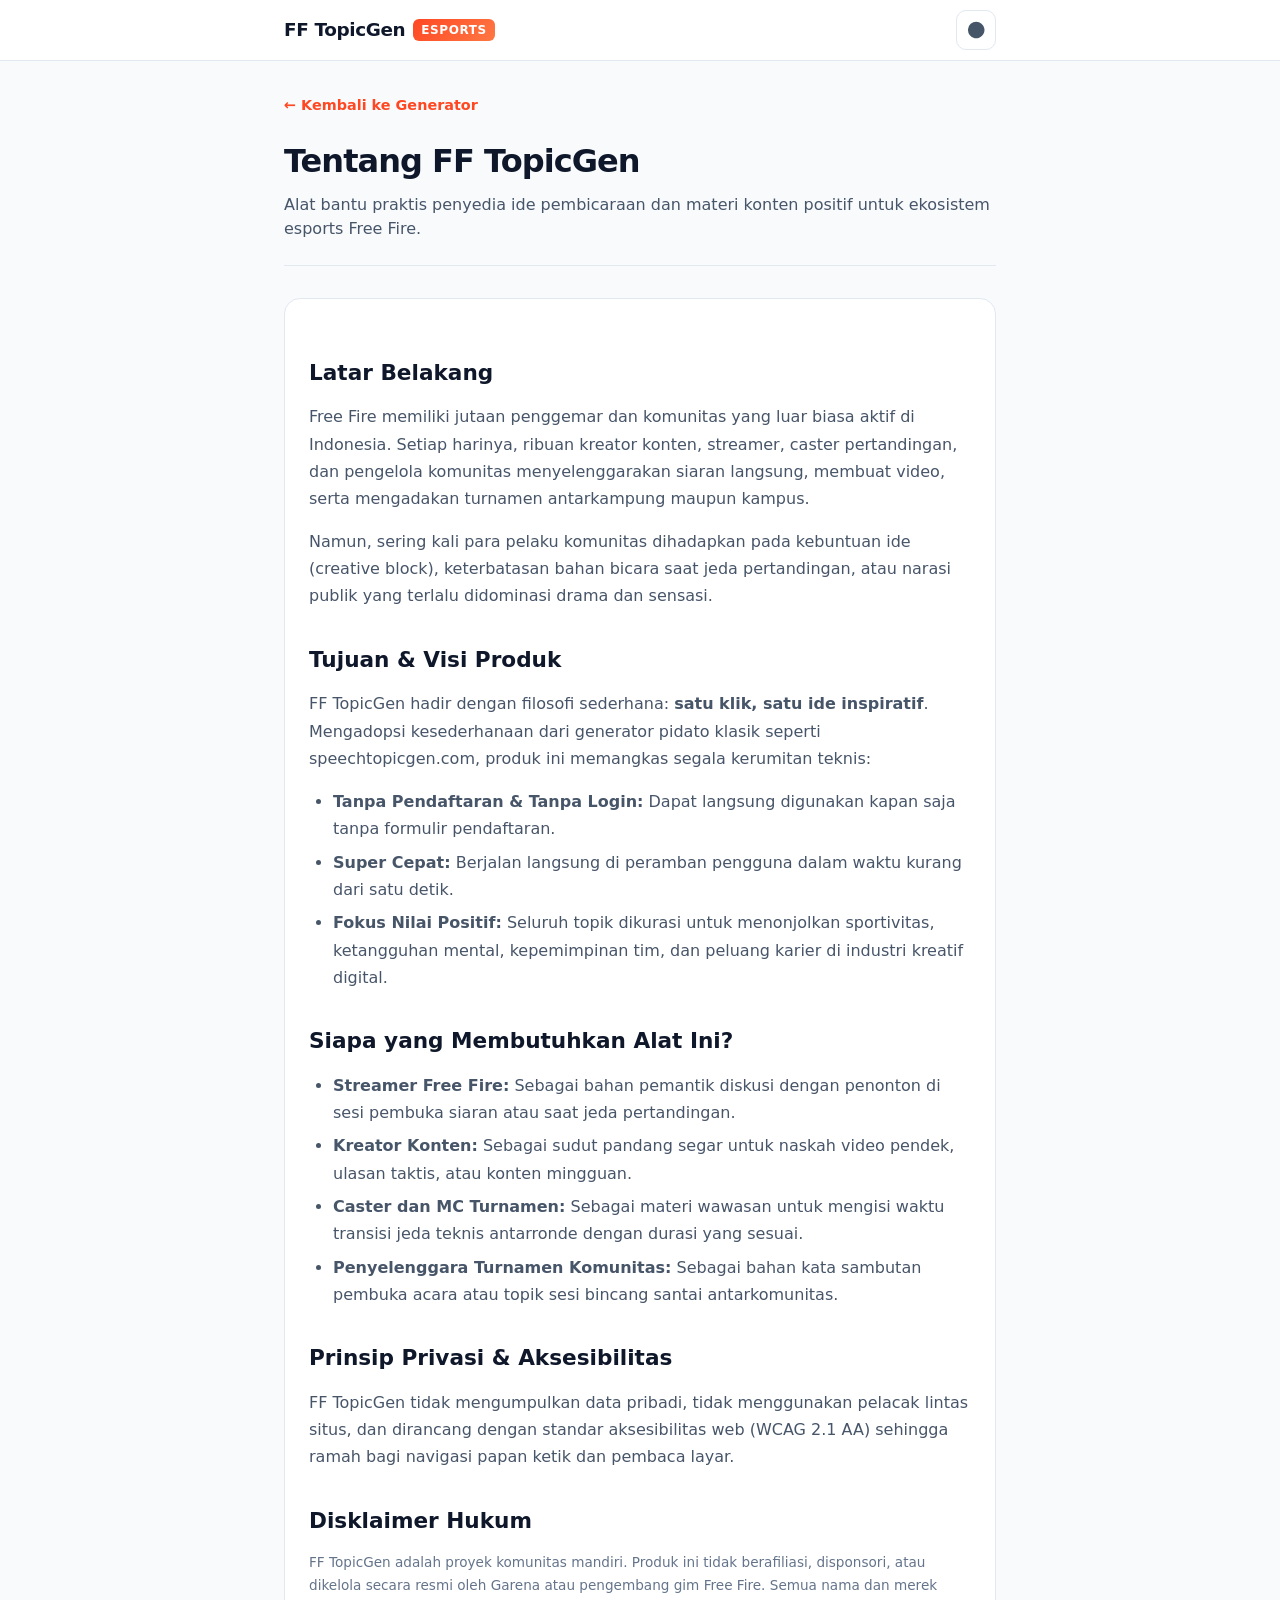
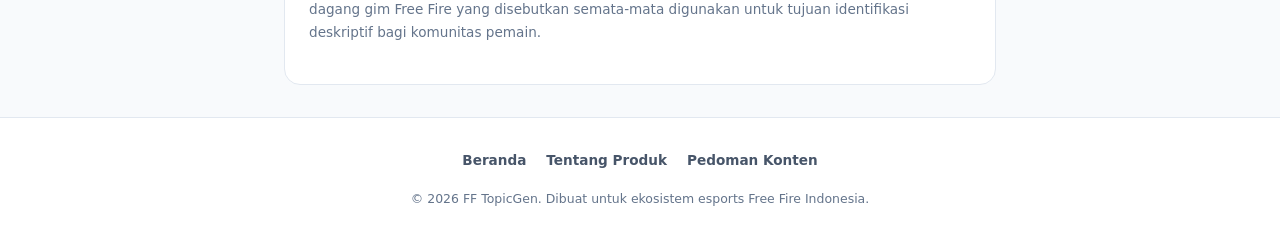
<file: about.html>
<!DOCTYPE html>
<html lang="id" data-theme="light">
<head>
  <meta charset="UTF-8">
  <meta name="viewport" content="width=device-width, initial-scale=1.0">
  <title>Tentang Produk — FF TopicGen</title>
  <meta name="description" content="Informasi mengenai FF TopicGen, visi memajukan narasi positif esports Free Fire, serta latar belakang pengembangan.">
  <meta name="robots" content="index, follow">

  <script>
    (function() {
      try {
        var stored = localStorage.getItem('fftopicgen_theme');
        if (stored) {
          document.documentElement.setAttribute('data-theme', stored);
        } else if (window.matchMedia('(prefers-color-scheme: dark)').matches) {
          document.documentElement.setAttribute('data-theme', 'dark');
        }
      } catch (e) {}
    })();
  </script>

  <link rel="stylesheet" href="assets/css/style.css">
</head>
<body>

  <!-- Accessible SVG Sprites -->
  <svg xmlns="http://www.w3.org/2000/svg" style="display: none;" aria-hidden="true">
    <symbol id="icon-sun" viewBox="0 0 24 24">
      <path d="M12 7c-2.76 0-5 2.24-5 5s2.24 5 5 5 5-2.24 5-5-2.24-5-5-5zM2 13h2c.55 0 1-.45 1-1s-.45-1-1-1H2c-.55 0-1 .45-1 1s.45 1 1 1zm18 0h2c.55 0 1-.45 1-1s-.45-1-1-1h-2c-.55 0-1 .45-1 1s.45 1 1 1zM11 2v2c0 .55.45 1 1 1s1-.45 1-1V2c0-.55-.45-1-1-1s-1 .45-1 1zm0 18v2c0 .55.45 1 1 1s1-.45 1-1v-2c0-.55-.45-1-1-1s-1 .45-1 1zM5.99 4.58a.996.996 0 00-1.41 0 .996.996 0 000 1.41l1.06 1.06c.39.39 1.03.39 1.41 0s.39-1.03 0-1.41L5.99 4.58zm12.37 12.37a.996.996 0 00-1.41 0 .996.996 0 000 1.41l1.06 1.06c.39.39 1.03.39 1.41 0s.39-1.03 0-1.41l-1.06-1.06zm1.06-10.96a.996.996 0 000-1.41.996.996 0 00-1.41 0l-1.06 1.06c-.39.39-.39 1.03 0 1.41s1.03.39 1.41 0l1.06-1.06zM7.05 18.36a.996.996 0 000-1.41.996.996 0 00-1.41 0l-1.06 1.06c-.39.39-.39 1.03 0 1.41s1.03.39 1.41 0l1.06-1.06z"/>
    </symbol>
    <symbol id="icon-moon" viewBox="0 0 24 24">
      <path d="M12.3 2a10 10 0 00-1.9 19.8 10 10 0 0011.6-11.6A10 10 0 0012.3 2z"/>
    </symbol>
  </svg>

  <!-- Header -->
  <header class="site-header">
    <div class="container header-inner">
      <a href="index.html" class="site-brand">
        <span>FF TopicGen</span>
        <span class="brand-badge">Esports</span>
      </a>

      <div class="header-actions">
        <button id="btn-theme-toggle" class="btn-icon" aria-label="Beralih ke mode gelap" title="Beralih ke mode gelap">
          <svg aria-hidden="true"><use href="#icon-moon"></use></svg>
        </button>
      </div>
    </div>
  </header>

  <!-- Main Article -->
  <main class="container" style="flex: 1;">
    <div class="page-header">
      <a href="index.html" class="back-link">&larr; Kembali ke Generator</a>
      <h1 class="page-title">Tentang FF TopicGen</h1>
      <p style="color: var(--text-secondary);">
        Alat bantu praktis penyedia ide pembicaraan dan materi konten positif untuk ekosistem esports Free Fire.
      </p>
    </div>

    <article class="article-card article-content">
      <h2>Latar Belakang</h2>
      <p>
        Free Fire memiliki jutaan penggemar dan komunitas yang luar biasa aktif di Indonesia. Setiap harinya, ribuan kreator konten, streamer, caster pertandingan, dan pengelola komunitas menyelenggarakan siaran langsung, membuat video, serta mengadakan turnamen antarkampung maupun kampus.
      </p>
      <p>
        Namun, sering kali para pelaku komunitas dihadapkan pada kebuntuan ide (creative block), keterbatasan bahan bicara saat jeda pertandingan, atau narasi publik yang terlalu didominasi drama dan sensasi.
      </p>

      <h2>Tujuan &amp; Visi Produk</h2>
      <p>
        FF TopicGen hadir dengan filosofi sederhana: <strong>satu klik, satu ide inspiratif</strong>. Mengadopsi kesederhanaan dari generator pidato klasik seperti speechtopicgen.com, produk ini memangkas segala kerumitan teknis:
      </p>
      <ul>
        <li><strong>Tanpa Pendaftaran &amp; Tanpa Login:</strong> Dapat langsung digunakan kapan saja tanpa formulir pendaftaran.</li>
        <li><strong>Super Cepat:</strong> Berjalan langsung di peramban pengguna dalam waktu kurang dari satu detik.</li>
        <li><strong>Fokus Nilai Positif:</strong> Seluruh topik dikurasi untuk menonjolkan sportivitas, ketangguhan mental, kepemimpinan tim, dan peluang karier di industri kreatif digital.</li>
      </ul>

      <h2>Siapa yang Membutuhkan Alat Ini?</h2>
      <ul>
        <li><strong>Streamer Free Fire:</strong> Sebagai bahan pemantik diskusi dengan penonton di sesi pembuka siaran atau saat jeda pertandingan.</li>
        <li><strong>Kreator Konten:</strong> Sebagai sudut pandang segar untuk naskah video pendek, ulasan taktis, atau konten mingguan.</li>
        <li><strong>Caster dan MC Turnamen:</strong> Sebagai materi wawasan untuk mengisi waktu transisi jeda teknis antarronde dengan durasi yang sesuai.</li>
        <li><strong>Penyelenggara Turnamen Komunitas:</strong> Sebagai bahan kata sambutan pembuka acara atau topik sesi bincang santai antarkomunitas.</li>
      </ul>

      <h2>Prinsip Privasi &amp; Aksesibilitas</h2>
      <p>
        FF TopicGen tidak mengumpulkan data pribadi, tidak menggunakan pelacak lintas situs, dan dirancang dengan standar aksesibilitas web (WCAG 2.1 AA) sehingga ramah bagi navigasi papan ketik dan pembaca layar.
      </p>

      <h2>Disklaimer Hukum</h2>
      <p style="font-size: 0.85rem; color: var(--text-muted);">
        FF TopicGen adalah proyek komunitas mandiri. Produk ini tidak berafiliasi, disponsori, atau dikelola secara resmi oleh Garena atau pengembang gim Free Fire. Semua nama dan merek dagang gim Free Fire yang disebutkan semata-mata digunakan untuk tujuan identifikasi deskriptif bagi komunitas pemain.
      </p>
    </article>
  </main>

  <!-- Footer -->
  <footer class="site-footer">
    <div class="container">
      <nav class="footer-nav">
        <a href="index.html">Beranda</a>
        <a href="about.html">Tentang Produk</a>
        <a href="guidelines.html">Pedoman Konten</a>
      </nav>
      <p class="footer-copy">
        &copy; 2026 FF TopicGen. Dibuat untuk ekosistem esports Free Fire Indonesia.
      </p>
    </div>
  </footer>

  <script>
    const elThemeToggle = document.getElementById('btn-theme-toggle');
    if (elThemeToggle) {
      function syncThemeBtn() {
        const isDark = document.documentElement.getAttribute('data-theme') === 'dark';
        elThemeToggle.setAttribute('aria-label', isDark ? 'Beralih ke mode terang' : 'Beralih ke mode gelap');
        const icon = elThemeToggle.querySelector('use');
        if (icon) icon.setAttribute('href', isDark ? '#icon-sun' : '#icon-moon');
      }
      syncThemeBtn();
      elThemeToggle.addEventListener('click', function() {
        const cur = document.documentElement.getAttribute('data-theme') || 'light';
        const target = cur === 'dark' ? 'light' : 'dark';
        document.documentElement.setAttribute('data-theme', target);
        localStorage.setItem('fftopicgen_theme', target);
        syncThemeBtn();
      });
    }
  </script>
</body>
</html>
</file>
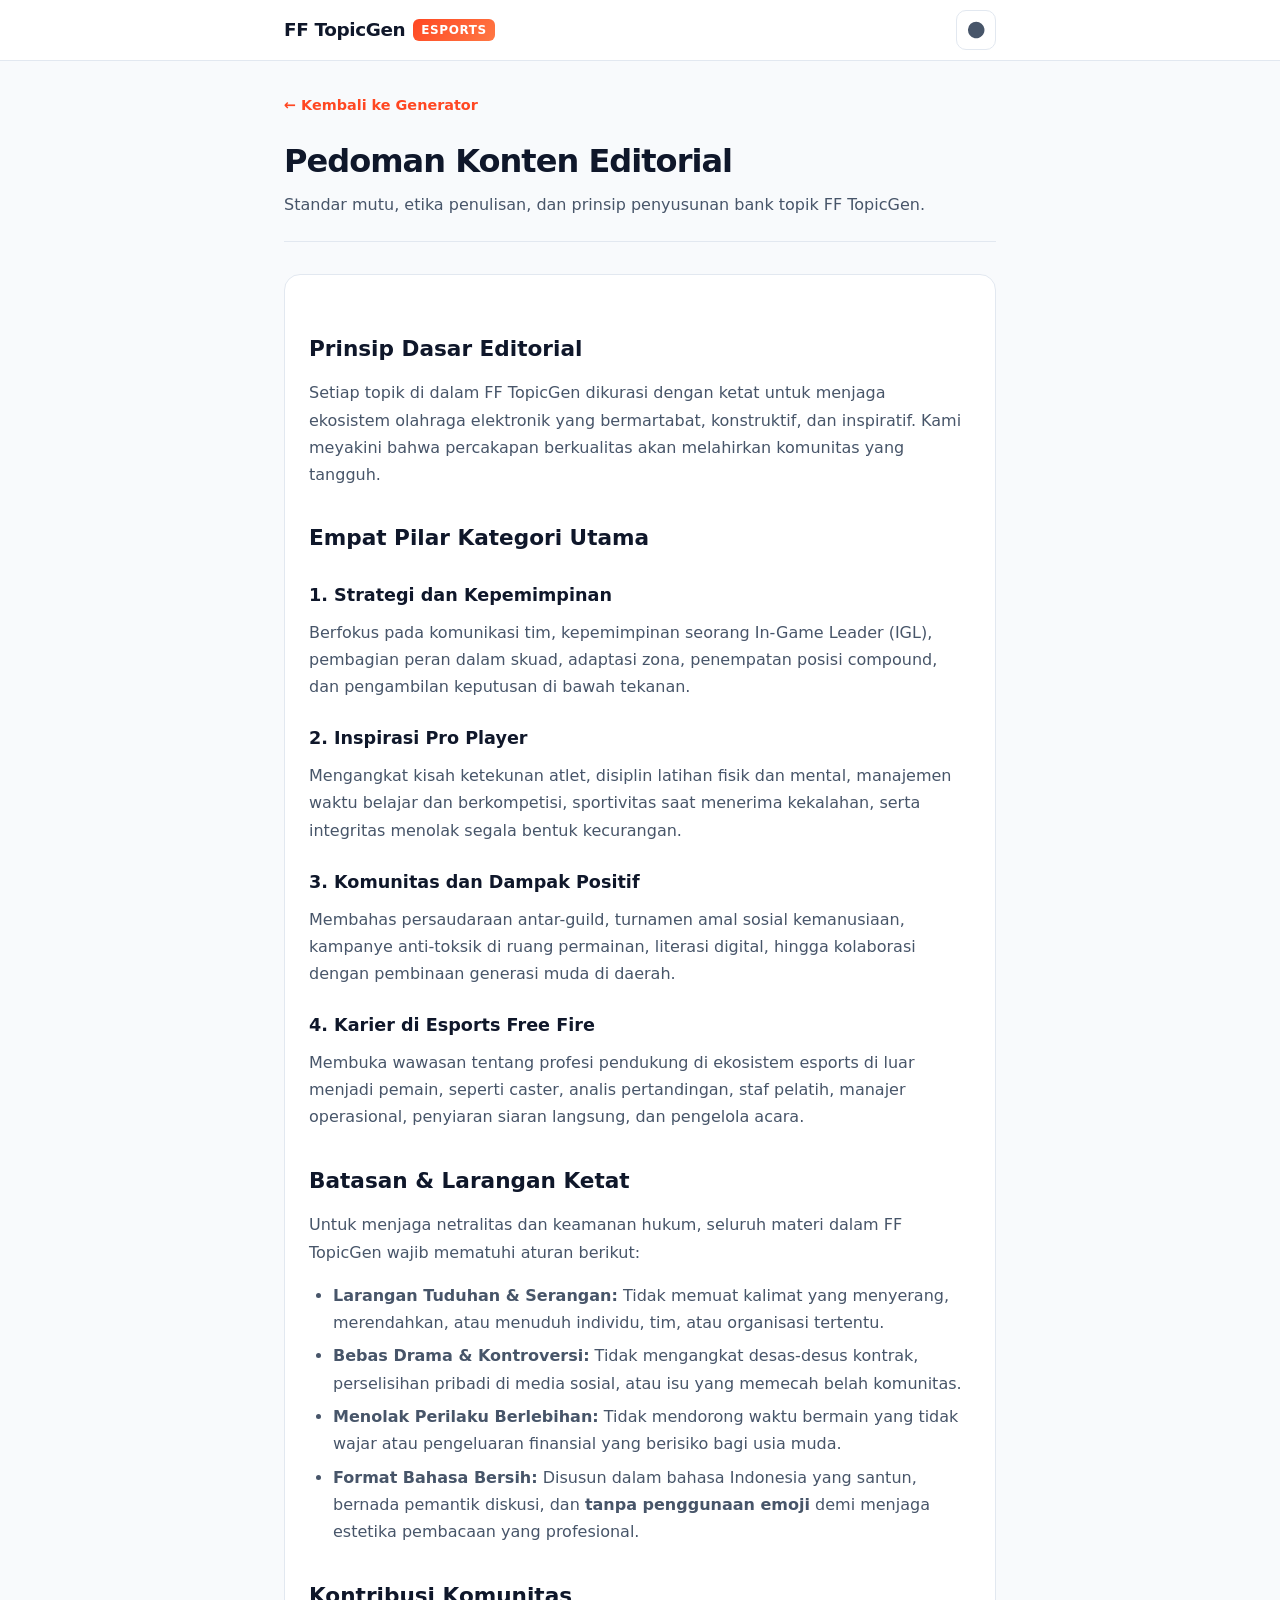
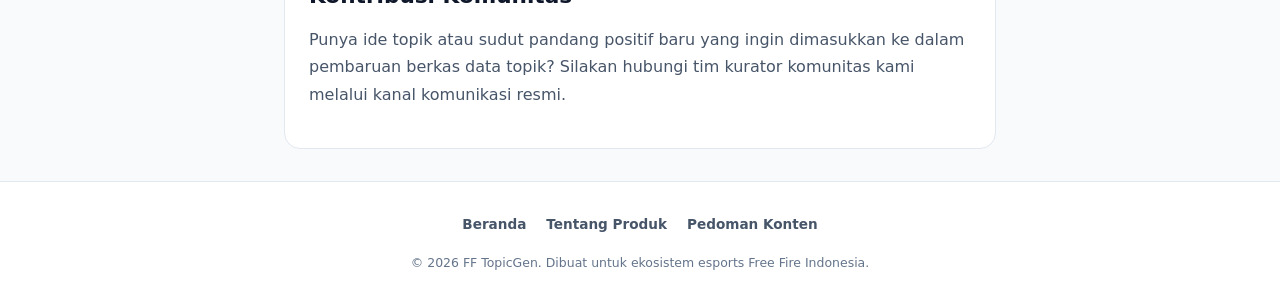
<file: guidelines.html>
<!DOCTYPE html>
<html lang="id" data-theme="light">
<head>
  <meta charset="UTF-8">
  <meta name="viewport" content="width=device-width, initial-scale=1.0">
  <title>Pedoman Konten Editorial — FF TopicGen</title>
  <meta name="description" content="Pedoman kurasi konten dan standar etika topik pada platform FF TopicGen.">
  <meta name="robots" content="index, follow">

  <script>
    (function() {
      try {
        var stored = localStorage.getItem('fftopicgen_theme');
        if (stored) {
          document.documentElement.setAttribute('data-theme', stored);
        } else if (window.matchMedia('(prefers-color-scheme: dark)').matches) {
          document.documentElement.setAttribute('data-theme', 'dark');
        }
      } catch (e) {}
    })();
  </script>

  <link rel="stylesheet" href="assets/css/style.css">
</head>
<body>

  <!-- Accessible SVG Sprites -->
  <svg xmlns="http://www.w3.org/2000/svg" style="display: none;" aria-hidden="true">
    <symbol id="icon-sun" viewBox="0 0 24 24">
      <path d="M12 7c-2.76 0-5 2.24-5 5s2.24 5 5 5 5-2.24 5-5-2.24-5-5-5zM2 13h2c.55 0 1-.45 1-1s-.45-1-1-1H2c-.55 0-1 .45-1 1s.45 1 1 1zm18 0h2c.55 0 1-.45 1-1s-.45-1-1-1h-2c-.55 0-1 .45-1 1s.45 1 1 1zM11 2v2c0 .55.45 1 1 1s1-.45 1-1V2c0-.55-.45-1-1-1s-1 .45-1 1zm0 18v2c0 .55.45 1 1 1s1-.45 1-1v-2c0-.55-.45-1-1-1s-1 .45-1 1zM5.99 4.58a.996.996 0 00-1.41 0 .996.996 0 000 1.41l1.06 1.06c.39.39 1.03.39 1.41 0s.39-1.03 0-1.41L5.99 4.58zm12.37 12.37a.996.996 0 00-1.41 0 .996.996 0 000 1.41l1.06 1.06c.39.39 1.03.39 1.41 0s.39-1.03 0-1.41l-1.06-1.06zm1.06-10.96a.996.996 0 000-1.41.996.996 0 00-1.41 0l-1.06 1.06c-.39.39-.39 1.03 0 1.41s1.03.39 1.41 0l1.06-1.06zM7.05 18.36a.996.996 0 000-1.41.996.996 0 00-1.41 0l-1.06 1.06c-.39.39-.39 1.03 0 1.41s1.03.39 1.41 0l1.06-1.06z"/>
    </symbol>
    <symbol id="icon-moon" viewBox="0 0 24 24">
      <path d="M12.3 2a10 10 0 00-1.9 19.8 10 10 0 0011.6-11.6A10 10 0 0012.3 2z"/>
    </symbol>
  </svg>

  <!-- Header -->
  <header class="site-header">
    <div class="container header-inner">
      <a href="index.html" class="site-brand">
        <span>FF TopicGen</span>
        <span class="brand-badge">Esports</span>
      </a>

      <div class="header-actions">
        <button id="btn-theme-toggle" class="btn-icon" aria-label="Beralih ke mode gelap" title="Beralih ke mode gelap">
          <svg aria-hidden="true"><use href="#icon-moon"></use></svg>
        </button>
      </div>
    </div>
  </header>

  <!-- Main Article -->
  <main class="container" style="flex: 1;">
    <div class="page-header">
      <a href="index.html" class="back-link">&larr; Kembali ke Generator</a>
      <h1 class="page-title">Pedoman Konten Editorial</h1>
      <p style="color: var(--text-secondary);">
        Standar mutu, etika penulisan, dan prinsip penyusunan bank topik FF TopicGen.
      </p>
    </div>

    <article class="article-card article-content">
      <h2>Prinsip Dasar Editorial</h2>
      <p>
        Setiap topik di dalam FF TopicGen dikurasi dengan ketat untuk menjaga ekosistem olahraga elektronik yang bermartabat, konstruktif, dan inspiratif. Kami meyakini bahwa percakapan berkualitas akan melahirkan komunitas yang tangguh.
      </p>

      <h2>Empat Pilar Kategori Utama</h2>
      
      <h3>1. Strategi dan Kepemimpinan</h3>
      <p>
        Berfokus pada komunikasi tim, kepemimpinan seorang In-Game Leader (IGL), pembagian peran dalam skuad, adaptasi zona, penempatan posisi compound, dan pengambilan keputusan di bawah tekanan.
      </p>

      <h3>2. Inspirasi Pro Player</h3>
      <p>
        Mengangkat kisah ketekunan atlet, disiplin latihan fisik dan mental, manajemen waktu belajar dan berkompetisi, sportivitas saat menerima kekalahan, serta integritas menolak segala bentuk kecurangan.
      </p>

      <h3>3. Komunitas dan Dampak Positif</h3>
      <p>
        Membahas persaudaraan antar-guild, turnamen amal sosial kemanusiaan, kampanye anti-toksik di ruang permainan, literasi digital, hingga kolaborasi dengan pembinaan generasi muda di daerah.
      </p>

      <h3>4. Karier di Esports Free Fire</h3>
      <p>
        Membuka wawasan tentang profesi pendukung di ekosistem esports di luar menjadi pemain, seperti caster, analis pertandingan, staf pelatih, manajer operasional, penyiaran siaran langsung, dan pengelola acara.
      </p>

      <h2>Batasan &amp; Larangan Ketat</h2>
      <p>
        Untuk menjaga netralitas dan keamanan hukum, seluruh materi dalam FF TopicGen wajib mematuhi aturan berikut:
      </p>
      <ul>
        <li><strong>Larangan Tuduhan &amp; Serangan:</strong> Tidak memuat kalimat yang menyerang, merendahkan, atau menuduh individu, tim, atau organisasi tertentu.</li>
        <li><strong>Bebas Drama &amp; Kontroversi:</strong> Tidak mengangkat desas-desus kontrak, perselisihan pribadi di media sosial, atau isu yang memecah belah komunitas.</li>
        <li><strong>Menolak Perilaku Berlebihan:</strong> Tidak mendorong waktu bermain yang tidak wajar atau pengeluaran finansial yang berisiko bagi usia muda.</li>
        <li><strong>Format Bahasa Bersih:</strong> Disusun dalam bahasa Indonesia yang santun, bernada pemantik diskusi, dan <strong>tanpa penggunaan emoji</strong> demi menjaga estetika pembacaan yang profesional.</li>
      </ul>

      <h2>Kontribusi Komunitas</h2>
      <p>
        Punya ide topik atau sudut pandang positif baru yang ingin dimasukkan ke dalam pembaruan berkas data topik? Silakan hubungi tim kurator komunitas kami melalui kanal komunikasi resmi.
      </p>
    </article>
  </main>

  <!-- Footer -->
  <footer class="site-footer">
    <div class="container">
      <nav class="footer-nav">
        <a href="index.html">Beranda</a>
        <a href="about.html">Tentang Produk</a>
        <a href="guidelines.html">Pedoman Konten</a>
      </nav>
      <p class="footer-copy">
        &copy; 2026 FF TopicGen. Dibuat untuk ekosistem esports Free Fire Indonesia.
      </p>
    </div>
  </footer>

  <script>
    const elThemeToggle = document.getElementById('btn-theme-toggle');
    if (elThemeToggle) {
      function syncThemeBtn() {
        const isDark = document.documentElement.getAttribute('data-theme') === 'dark';
        elThemeToggle.setAttribute('aria-label', isDark ? 'Beralih ke mode terang' : 'Beralih ke mode gelap');
        const icon = elThemeToggle.querySelector('use');
        if (icon) icon.setAttribute('href', isDark ? '#icon-sun' : '#icon-moon');
      }
      syncThemeBtn();
      elThemeToggle.addEventListener('click', function() {
        const cur = document.documentElement.getAttribute('data-theme') || 'light';
        const target = cur === 'dark' ? 'light' : 'dark';
        document.documentElement.setAttribute('data-theme', target);
        localStorage.setItem('fftopicgen_theme', target);
        syncThemeBtn();
      });
    }
  </script>
</body>
</html>
</file>
<file: assets/css/style.css>
/* ==========================================================================
   FF TopicGen - Modern, Accessible & Ultra-Lightweight Stylesheet
   Designed with mobile-first principles, WCAG 2.1 AA compliance, and dark mode.
   ========================================================================== */

:root {
  --font-sans: system-ui, -apple-system, BlinkMacSystemFont, "Segoe UI", Roboto, "Helvetica Neue", Arial, sans-serif;
  
  /* Color Palette - Free Fire Energy Accent (Vibrant Flame Orange/Red) */
  --color-primary: #ff4722;
  --color-primary-hover: #e03816;
  --color-primary-active: #c62c0d;
  --color-primary-subtle: #fff3f0;
  --color-primary-border: #ffd1c7;
  
  /* Base Neutral Colors - Light Mode */
  --bg-page: #f8fafc;
  --bg-card: #ffffff;
  --bg-card-subtle: #f1f5f9;
  --bg-chip: #e2e8f0;
  --bg-chip-hover: #cbd5e1;
  --border-color: #e2e8f0;
  --border-subtle: #f1f5f9;
  
  --text-primary: #0f172a;
  --text-secondary: #475569;
  --text-muted: #64748b;
  --text-on-primary: #ffffff;

  /* Category Badge Colors */
  --badge-strategi-bg: #eff6ff;
  --badge-strategi-text: #1d4ed8;
  --badge-strategi-border: #bfdbfe;

  --badge-inspirasi-bg: #fefce8;
  --badge-inspirasi-text: #a16207;
  --badge-inspirasi-border: #fef08a;

  --badge-komunitas-bg: #ecfdf5;
  --badge-komunitas-text: #047857;
  --badge-komunitas-border: #a7f3d0;

  --badge-karier-bg: #f5f3ff;
  --badge-karier-text: #6d28d9;
  --badge-karier-border: #ddd6fe;

  /* Shadows */
  --shadow-sm: 0 1px 2px 0 rgb(0 0 0 / 0.05);
  --shadow-md: 0 4px 6px -1px rgb(0 0 0 / 0.07), 0 2px 4px -2px rgb(0 0 0 / 0.05);
  --shadow-lg: 0 10px 15px -3px rgb(0 0 0 / 0.08), 0 4px 6px -4px rgb(0 0 0 / 0.05);
  --shadow-glow: 0 0 20px -3px rgba(255, 71, 34, 0.35);

  --radius-sm: 6px;
  --radius-md: 10px;
  --radius-lg: 16px;
  --radius-full: 9999px;

  --transition-fast: 150ms ease-in-out;
}

/* Dark Mode Theme */
[data-theme="dark"] {
  --bg-page: #0a0e17;
  --bg-card: #131b2e;
  --bg-card-subtle: #1a253e;
  --bg-chip: #1e293b;
  --bg-chip-hover: #334155;
  --border-color: #24324d;
  --border-subtle: #1c273e;
  
  --text-primary: #f8fafc;
  --text-secondary: #cbd5e1;
  --text-muted: #94a3b8;
  
  --color-primary-subtle: rgba(255, 71, 34, 0.15);
  --color-primary-border: rgba(255, 71, 34, 0.35);

  --badge-strategi-bg: rgba(29, 78, 216, 0.2);
  --badge-strategi-text: #93c5fd;
  --badge-strategi-border: rgba(147, 197, 253, 0.3);

  --badge-inspirasi-bg: rgba(161, 98, 7, 0.2);
  --badge-inspirasi-text: #fde047;
  --badge-inspirasi-border: rgba(253, 224, 71, 0.3);

  --badge-komunitas-bg: rgba(4, 120, 87, 0.2);
  --badge-komunitas-text: #6ee7b7;
  --badge-komunitas-border: rgba(110, 231, 183, 0.3);

  --badge-karier-bg: rgba(109, 40, 217, 0.2);
  --badge-karier-text: #c4b5fd;
  --badge-karier-border: rgba(196, 181, 253, 0.3);

  --shadow-sm: 0 1px 2px 0 rgb(0 0 0 / 0.3);
  --shadow-md: 0 4px 6px -1px rgb(0 0 0 / 0.4);
  --shadow-lg: 0 10px 15px -3px rgb(0 0 0 / 0.5);
  --shadow-glow: 0 0 25px -2px rgba(255, 71, 34, 0.45);
}

/* Base Reset & Typography */
*, *::before, *::after {
  box-sizing: border-box;
  margin: 0;
  padding: 0;
}

html {
  font-family: var(--font-sans);
  background-color: var(--bg-page);
  color: var(--text-primary);
  line-height: 1.5;
  -webkit-text-size-adjust: 100%;
  scroll-behavior: smooth;
  transition: background-color var(--transition-fast), color var(--transition-fast);
}

body {
  min-height: 100vh;
  display: flex;
  flex-direction: column;
}

/* Accessibility: Visible Focus Ring */
:focus-visible {
  outline: 2px solid var(--color-primary);
  outline-offset: 2px;
}

/* Container */
.container {
  width: 100%;
  max-width: 760px;
  margin-left: auto;
  margin-right: auto;
  padding-left: 1rem;
  padding-right: 1rem;
}

@media (min-width: 640px) {
  .container {
    padding-left: 1.5rem;
    padding-right: 1.5rem;
  }
}

/* Header */
.site-header {
  border-bottom: 1px solid var(--border-color);
  background-color: var(--bg-card);
  position: sticky;
  top: 0;
  z-index: 30;
  backdrop-filter: blur(8px);
}

.header-inner {
  display: flex;
  align-items: center;
  justify-content: space-between;
  height: 60px;
}

.site-brand {
  display: flex;
  align-items: center;
  gap: 0.5rem;
  text-decoration: none;
  color: var(--text-primary);
  font-weight: 800;
  font-size: 1.15rem;
  letter-spacing: -0.02em;
}

.brand-badge {
  background: linear-gradient(135deg, var(--color-primary), #ff7844);
  color: #ffffff;
  padding: 0.15rem 0.5rem;
  border-radius: var(--radius-sm);
  font-size: 0.75rem;
  font-weight: 700;
  text-transform: uppercase;
  letter-spacing: 0.05em;
}

.header-actions {
  display: flex;
  align-items: center;
  gap: 0.5rem;
}

/* Buttons */
.btn-icon {
  background: transparent;
  border: 1px solid var(--border-color);
  color: var(--text-secondary);
  width: 40px;
  height: 40px;
  border-radius: var(--radius-md);
  display: inline-flex;
  align-items: center;
  justify-content: center;
  cursor: pointer;
  transition: all var(--transition-fast);
}

.btn-icon:hover {
  background-color: var(--bg-chip-hover);
  color: var(--text-primary);
}

.btn-icon svg {
  width: 20px;
  height: 20px;
  fill: currentColor;
}

/* Hero Section */
.hero-section {
  text-align: center;
  padding-top: 2rem;
  padding-bottom: 1.5rem;
}

.site-title {
  font-size: 1.75rem;
  font-weight: 800;
  line-height: 1.2;
  letter-spacing: -0.03em;
  color: var(--text-primary);
  margin-bottom: 0.5rem;
}

@media (min-width: 640px) {
  .site-title {
    font-size: 2.25rem;
  }
}

.site-tagline {
  font-size: 0.95rem;
  color: var(--text-secondary);
  max-width: 540px;
  margin-left: auto;
  margin-right: auto;
  line-height: 1.4;
}

/* Control Panel / Filters */
.filter-card {
  background-color: var(--bg-card);
  border: 1px solid var(--border-color);
  border-radius: var(--radius-lg);
  padding: 1.25rem;
  margin-bottom: 1.25rem;
  box-shadow: var(--shadow-sm);
}

.filter-group {
  margin-bottom: 1rem;
}

.filter-group:last-child {
  margin-bottom: 0;
}

.filter-label {
  display: block;
  font-size: 0.8rem;
  font-weight: 700;
  text-transform: uppercase;
  letter-spacing: 0.05em;
  color: var(--text-muted);
  margin-bottom: 0.5rem;
}

/* Category Chips (Horizontal Scrollable on Mobile) */
.category-chips {
  display: flex;
  gap: 0.4rem;
  overflow-x: auto;
  padding-bottom: 0.25rem;
  scrollbar-width: thin;
  -webkit-overflow-scrolling: touch;
}

.category-chips::-webkit-scrollbar {
  height: 4px;
}

.category-chips::-webkit-scrollbar-thumb {
  background-color: var(--border-color);
  border-radius: var(--radius-full);
}

.chip-btn {
  white-space: nowrap;
  background-color: var(--bg-chip);
  border: 1px solid transparent;
  color: var(--text-secondary);
  font-size: 0.85rem;
  font-weight: 600;
  padding: 0.5rem 0.85rem;
  border-radius: var(--radius-full);
  cursor: pointer;
  display: inline-flex;
  align-items: center;
  gap: 0.35rem;
  min-height: 38px;
  transition: all var(--transition-fast);
  user-select: none;
}

.chip-btn:hover {
  background-color: var(--bg-chip-hover);
  color: var(--text-primary);
}

.chip-btn[aria-pressed="true"] {
  background-color: var(--color-primary-subtle);
  border-color: var(--color-primary);
  color: var(--color-primary);
  font-weight: 700;
}

.chip-indicator {
  display: inline-block;
  width: 6px;
  height: 6px;
  border-radius: var(--radius-full);
  background-color: currentColor;
}

/* Secondary Filter Grid (Tingkat & Durasi) */
.filter-grid {
  display: grid;
  grid-template-columns: 1fr;
  gap: 1rem;
}

@media (min-width: 520px) {
  .filter-grid {
    grid-template-columns: 1fr 1fr;
  }
}

.segment-control {
  display: flex;
  background-color: var(--bg-chip);
  padding: 3px;
  border-radius: var(--radius-md);
  border: 1px solid var(--border-color);
}

.segment-btn {
  flex: 1;
  background: transparent;
  border: none;
  color: var(--text-secondary);
  font-size: 0.8rem;
  font-weight: 600;
  padding: 0.5rem 0.25rem;
  border-radius: var(--radius-sm);
  cursor: pointer;
  text-align: center;
  transition: all var(--transition-fast);
  min-height: 36px;
  user-select: none;
}

.segment-btn:hover {
  color: var(--text-primary);
}

.segment-btn[aria-pressed="true"] {
  background-color: var(--bg-card);
  color: var(--color-primary);
  box-shadow: var(--shadow-sm);
  font-weight: 700;
}

/* Main CTA Button: Generate Topic */
.cta-wrapper {
  margin-bottom: 1.5rem;
}

.btn-generate {
  width: 100%;
  min-height: 52px;
  background: linear-gradient(135deg, var(--color-primary) 0%, #ff6b3d 100%);
  color: #ffffff;
  border: none;
  border-radius: var(--radius-lg);
  font-size: 1.05rem;
  font-weight: 800;
  letter-spacing: 0.02em;
  text-transform: uppercase;
  cursor: pointer;
  display: flex;
  align-items: center;
  justify-content: center;
  gap: 0.6rem;
  box-shadow: var(--shadow-glow), var(--shadow-md);
  transition: transform var(--transition-fast), filter var(--transition-fast), box-shadow var(--transition-fast);
  user-select: none;
}

.btn-generate:hover {
  transform: translateY(-2px);
  filter: brightness(1.05);
}

.btn-generate:active {
  transform: translateY(1px);
  filter: brightness(0.95);
}

.btn-generate svg {
  width: 22px;
  height: 22px;
  fill: currentColor;
  transition: transform 0.3s ease;
}

.btn-generate:hover svg {
  transform: rotate(45deg);
}

/* Result Card */
.result-card {
  background-color: var(--bg-card);
  border: 1px solid var(--border-color);
  border-radius: var(--radius-lg);
  padding: 1.5rem;
  margin-bottom: 2rem;
  box-shadow: var(--shadow-md);
  position: relative;
  min-height: 240px;
  display: flex;
  flex-direction: column;
  justify-content: space-between;
}

.card-header-meta {
  display: flex;
  flex-wrap: wrap;
  align-items: center;
  gap: 0.5rem;
  margin-bottom: 1.25rem;
}

/* Meta Badges */
.badge {
  font-size: 0.75rem;
  font-weight: 700;
  padding: 0.25rem 0.6rem;
  border-radius: var(--radius-full);
  display: inline-flex;
  align-items: center;
  gap: 0.3rem;
  border: 1px solid transparent;
}

.badge-strategi {
  background-color: var(--badge-strategi-bg);
  color: var(--badge-strategi-text);
  border-color: var(--badge-strategi-border);
}

.badge-inspirasi {
  background-color: var(--badge-inspirasi-bg);
  color: var(--badge-inspirasi-text);
  border-color: var(--badge-inspirasi-border);
}

.badge-komunitas {
  background-color: var(--badge-komunitas-bg);
  color: var(--badge-komunitas-text);
  border-color: var(--badge-komunitas-border);
}

.badge-karier {
  background-color: var(--badge-karier-bg);
  color: var(--badge-karier-text);
  border-color: var(--badge-karier-border);
}

.badge-meta {
  background-color: var(--bg-chip);
  color: var(--text-secondary);
  border-color: var(--border-color);
}

/* Topic Headline */
.topic-text {
  font-size: 1.35rem;
  font-weight: 700;
  line-height: 1.45;
  color: var(--text-primary);
  margin-bottom: 1.25rem;
  letter-spacing: -0.01em;
}

@media (min-width: 640px) {
  .topic-text {
    font-size: 1.6rem;
    line-height: 1.4;
  }
}

/* Talking Points (Poin Pembahasan) */
.talking-points {
  background-color: var(--bg-card-subtle);
  border-left: 3px solid var(--color-primary);
  border-radius: 0 var(--radius-sm) var(--radius-sm) 0;
  padding: 0.85rem 1rem;
  margin-bottom: 1.25rem;
}

.talking-points-title {
  font-size: 0.8rem;
  font-weight: 700;
  text-transform: uppercase;
  letter-spacing: 0.04em;
  color: var(--text-muted);
  margin-bottom: 0.4rem;
}

.talking-points-list {
  list-style: disc;
  padding-left: 1.25rem;
  font-size: 0.85rem;
  color: var(--text-secondary);
  line-height: 1.4;
}

.talking-points-list li {
  margin-bottom: 0.25rem;
}

.talking-points-list li:last-child {
  margin-bottom: 0;
}

/* Card Actions */
.card-actions {
  display: flex;
  align-items: center;
  justify-content: flex-end;
  gap: 0.75rem;
  padding-top: 1rem;
  border-top: 1px solid var(--border-color);
}

.btn-copy {
  background-color: var(--bg-chip);
  border: 1px solid var(--border-color);
  color: var(--text-primary);
  font-size: 0.85rem;
  font-weight: 700;
  padding: 0.55rem 1.1rem;
  border-radius: var(--radius-md);
  cursor: pointer;
  display: inline-flex;
  align-items: center;
  gap: 0.4rem;
  min-height: 42px;
  transition: all var(--transition-fast);
}

.btn-copy:hover {
  background-color: var(--bg-chip-hover);
}

.btn-copy.copied {
  background-color: #ecfdf5;
  border-color: #a7f3d0;
  color: #047857;
}

[data-theme="dark"] .btn-copy.copied {
  background-color: rgba(4, 120, 87, 0.25);
  border-color: rgba(110, 231, 183, 0.4);
  color: #6ee7b7;
}

.btn-copy svg {
  width: 16px;
  height: 16px;
  fill: currentColor;
}

/* Empty & Initial State */
.empty-state {
  text-align: center;
  padding: 3rem 1.5rem;
  color: var(--text-muted);
}

.empty-state-icon {
  width: 48px;
  height: 48px;
  margin-left: auto;
  margin-right: auto;
  margin-bottom: 1rem;
  color: var(--text-muted);
  opacity: 0.6;
}

.empty-state-title {
  font-size: 1.15rem;
  font-weight: 700;
  color: var(--text-primary);
  margin-bottom: 0.35rem;
}

.empty-state-desc {
  font-size: 0.9rem;
  color: var(--text-secondary);
  max-width: 380px;
  margin-left: auto;
  margin-right: auto;
}

/* Topic Card Fade Transition */
.topic-content-wrapper {
  opacity: 1;
  transition: opacity 160ms ease-out, transform 160ms ease-out;
}

.topic-content-wrapper.fade-out {
  opacity: 0;
  transform: translateY(4px);
}

@media (prefers-reduced-motion: reduce) {
  .topic-content-wrapper,
  .btn-generate,
  .btn-generate svg {
    transition: none !important;
    animation: none !important;
    transform: none !important;
  }
}

/* Screen Reader Only (sr-only) */
.sr-only {
  position: absolute;
  width: 1px;
  height: 1px;
  padding: 0;
  margin: -1px;
  overflow: hidden;
  clip: rect(0, 0, 0, 0);
  white-space: nowrap;
  border: 0;
}

/* Content Pages (About, Guidelines) */
.page-header {
  padding-top: 2rem;
  padding-bottom: 1.5rem;
  border-bottom: 1px solid var(--border-color);
  margin-bottom: 2rem;
}

.page-title {
  font-size: 2rem;
  font-weight: 800;
  letter-spacing: -0.03em;
  color: var(--text-primary);
  margin-bottom: 0.5rem;
}

.article-content {
  color: var(--text-secondary);
  line-height: 1.7;
}

.article-content h2 {
  font-size: 1.35rem;
  font-weight: 700;
  color: var(--text-primary);
  margin-top: 2rem;
  margin-bottom: 0.75rem;
}

.article-content h3 {
  font-size: 1.1rem;
  font-weight: 700;
  color: var(--text-primary);
  margin-top: 1.5rem;
  margin-bottom: 0.5rem;
}

.article-content p {
  margin-bottom: 1rem;
}

.article-content ul, .article-content ol {
  padding-left: 1.5rem;
  margin-bottom: 1.25rem;
}

.article-content li {
  margin-bottom: 0.4rem;
}

.article-card {
  background-color: var(--bg-card);
  border: 1px solid var(--border-color);
  border-radius: var(--radius-lg);
  padding: 1.5rem;
  margin-bottom: 2rem;
}

.back-link {
  display: inline-flex;
  align-items: center;
  gap: 0.35rem;
  color: var(--color-primary);
  text-decoration: none;
  font-weight: 600;
  font-size: 0.9rem;
  margin-bottom: 1.25rem;
}

.back-link:hover {
  text-decoration: underline;
}

/* Footer */
.site-footer {
  margin-top: auto;
  border-top: 1px solid var(--border-color);
  background-color: var(--bg-card);
  padding-top: 2rem;
  padding-bottom: 2rem;
  font-size: 0.85rem;
  color: var(--text-muted);
}

.footer-nav {
  display: flex;
  flex-wrap: wrap;
  justify-content: center;
  gap: 1.25rem;
  margin-bottom: 1.25rem;
}

.footer-nav a {
  color: var(--text-secondary);
  text-decoration: none;
  font-weight: 600;
}

.footer-nav a:hover {
  color: var(--color-primary);
  text-decoration: underline;
}

.footer-disclaimer {
  max-width: 600px;
  margin-left: auto;
  margin-right: auto;
  text-align: center;
  font-size: 0.78rem;
  line-height: 1.4;
  color: var(--text-muted);
  margin-bottom: 0.75rem;
}

.footer-copy {
  text-align: center;
  font-size: 0.78rem;
}
</file>
